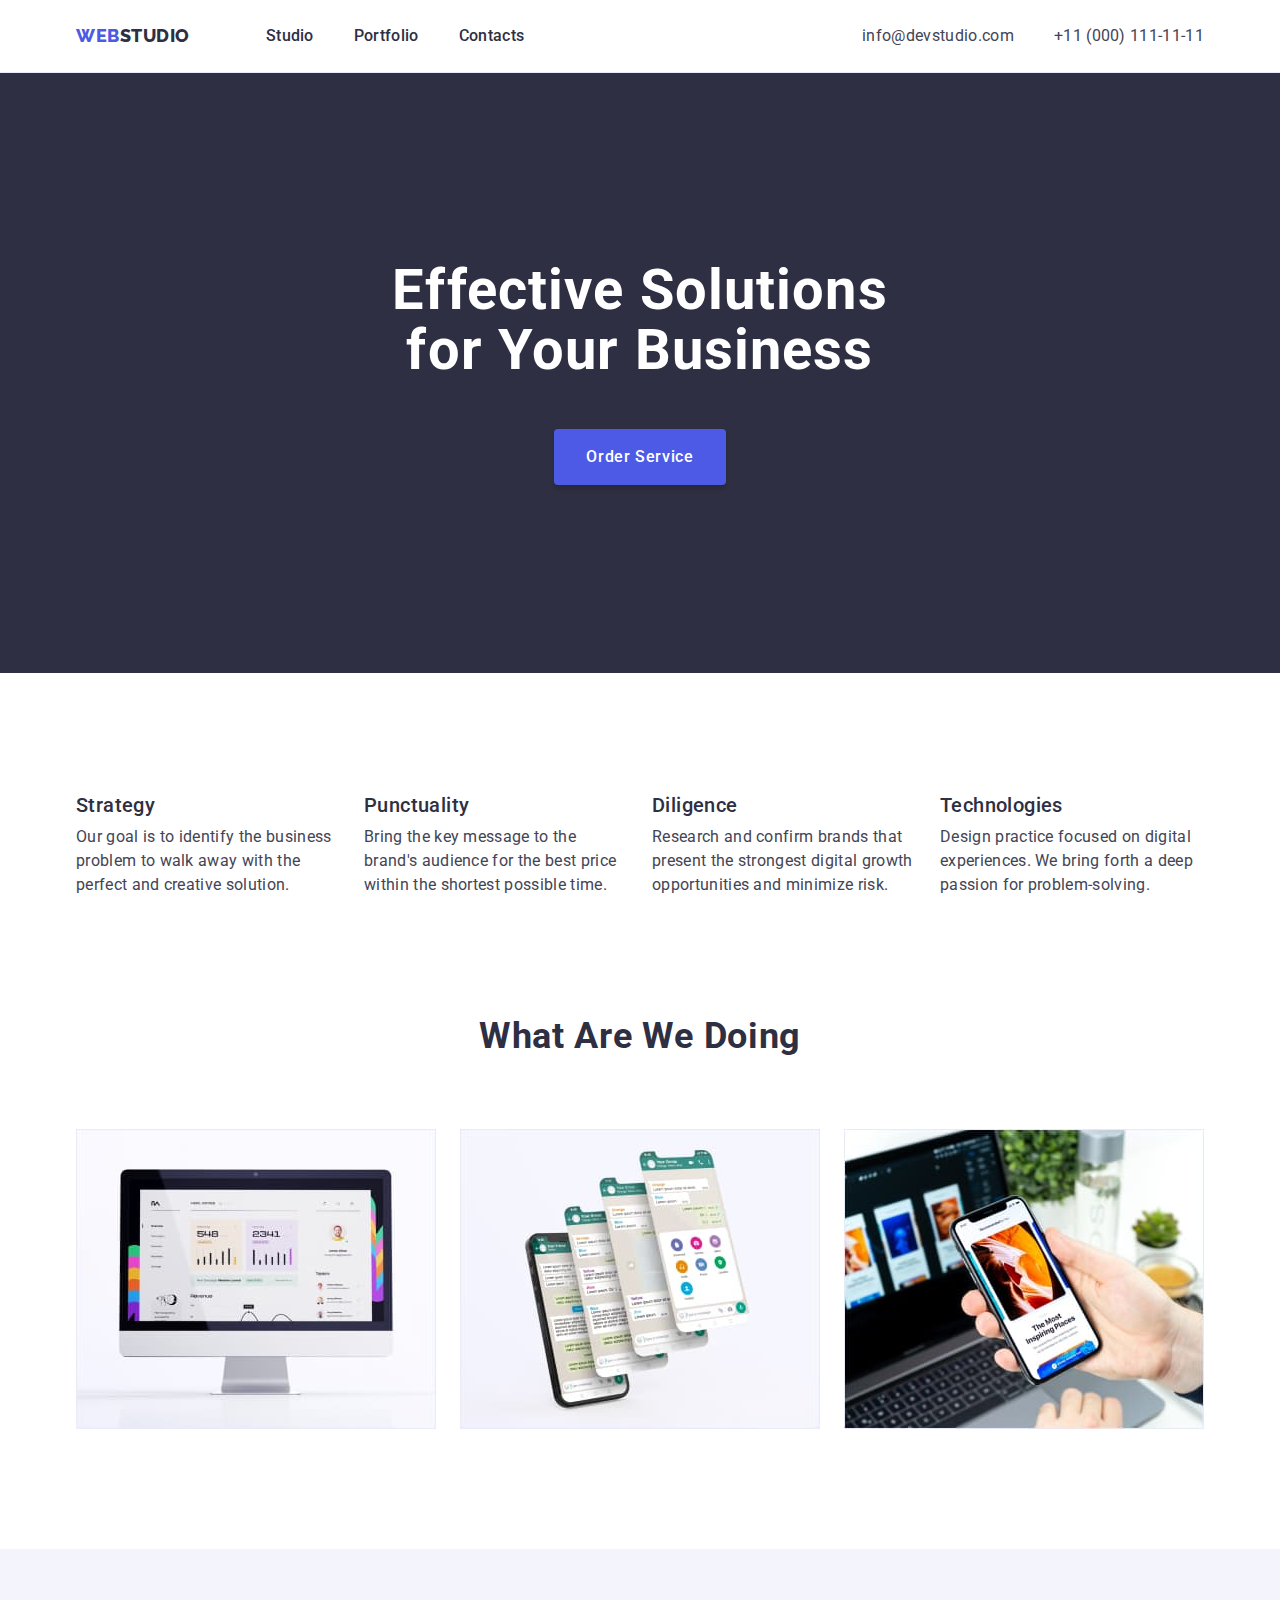
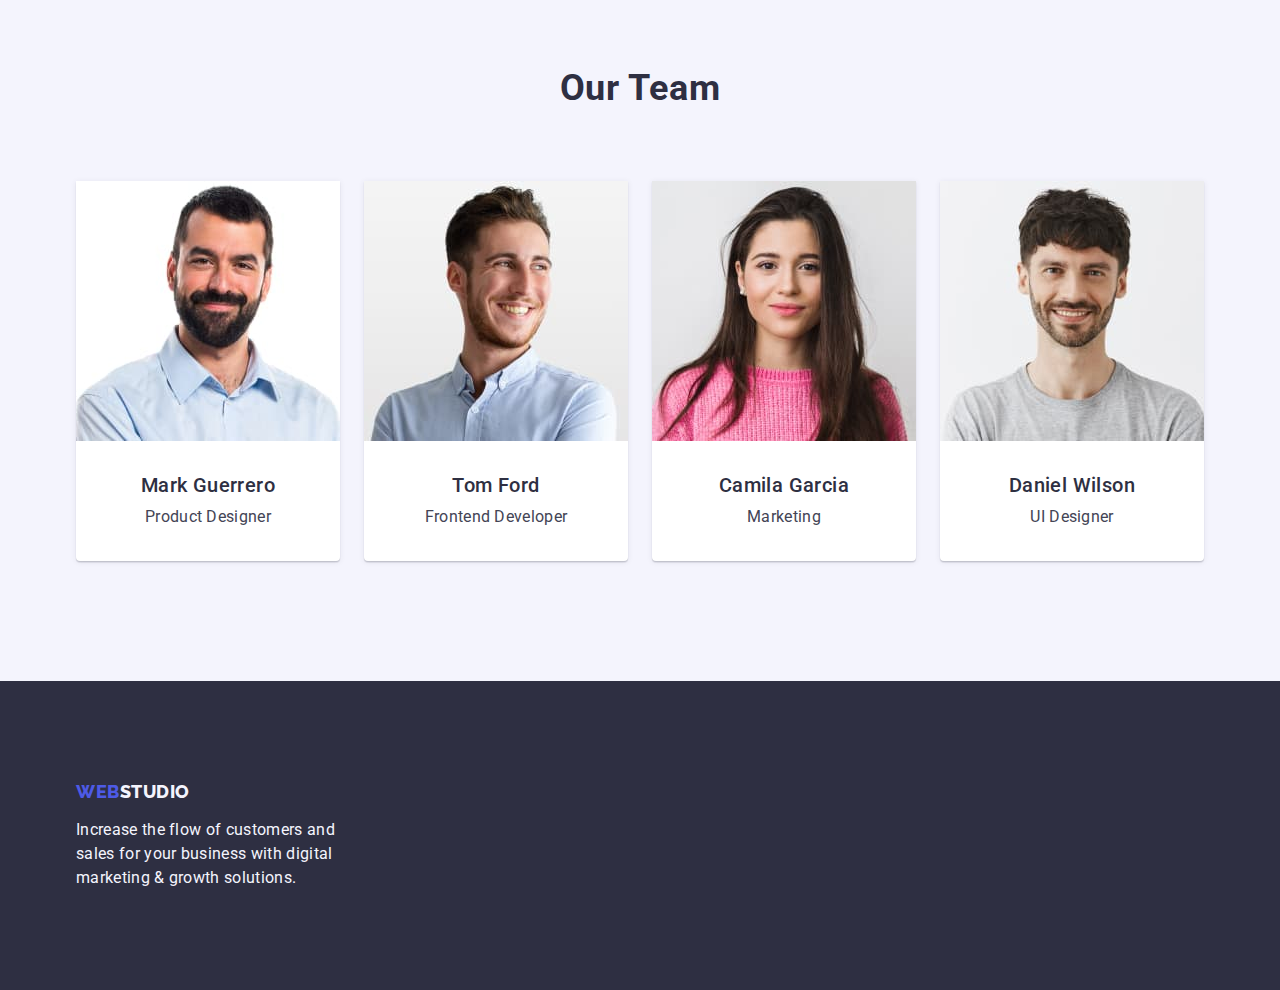
<file: index.html>
<!DOCTYPE html>
<html lang="en">
  <head>
    <meta charset="UTF-8" />
    <meta name="viewport" content="width=device-width, initial-scale=1.0" />
    <title>Document</title>
    <link rel="preconnect" href="https://fonts.googleapis.com" />
    <link rel="preconnect" href="https://fonts.gstatic.com" crossorigin />
    <link
      href="https://fonts.googleapis.com/css2?family=Raleway:wght@800&family=Roboto:wght@400;500;700;900&display=swap"
      rel="stylesheet"
    />
    <link
      rel="stylesheet"
      href="https://cdn.jsdelivr.net/npm/modern-normalize@2.0.0/modern-normalize.min.css"
    />
    <link rel="stylesheet" href="./css/styles.css" />
  </head>
  <body>
    <header class="header">
      <div class="navigation-container container">
        <nav class="navigation">
          <a href="./index.html" class="logo"
            >Web<span class="half-logo">Studio</span></a
          >
          <ul class="navigation-list">
            <li class="navigation-item">
              <a href="./index.html" class="navigation-link">Studio</a>
            </li>
            <li class="navigation-item">
              <a href="./portfolio.html" class="navigation-link">Portfolio</a>
            </li>
            <li class="navigation-item">
              <a href="" class="navigation-link">Contacts</a>
            </li>
          </ul>
        </nav>
        <address class="adress">
          <ul class="adress-list">
            <li>
              <a href="mailto:info@devstudio.com" class="adress-link"
                >info@devstudio.com</a
              >
            </li>
            <li>
              <a href="tel:+110001111111" class="adress-link"
                >+11 (000) 111-11-11</a
              >
            </li>
          </ul>
        </address>
      </div>
    </header>

    <main>
      <section class="hero">
        <div class="hero-container container">
          <h1 class="hero-title">Effective Solutions for Your Business</h1>
          <button type="button" class="hero-button">Order Service</button>
        </div>
      </section>

      <section class="feature">
        <div class="feature-container container">
          <h2 class="visually-hidden">Our Advantages</h2>
          <ul class="feature-list">
            <li class="feature-item">
              <h3 class="feature-title">Strategy</h3>
              <p class="feature-text">
                Our goal is to identify the business problem to walk away with
                the perfect and creative solution.
              </p>
            </li>
            <li class="feature-item">
              <h3 class="feature-title">Punctuality</h3>
              <p class="feature-text">
                Bring the key message to the brand's audience for the best price
                within the shortest possible time.
              </p>
            </li>
            <li class="feature-item">
              <h3 class="feature-title">Diligence</h3>
              <p class="feature-text">
                Research and confirm brands that present the strongest digital
                growth opportunities and minimize risk.
              </p>
            </li>
            <li class="feature-item">
              <h3 class="feature-title">Technologies</h3>
              <p class="feature-text">
                Design practice focused on digital experiences. We bring forth a
                deep passion for problem-solving.
              </p>
            </li>
          </ul>
        </div>
      </section>

      <section class="work">
        <div class="work-container container">
          <h2 class="work-title">What are we doing</h2>
          <ul class="work-list">
            <li class="work-item">
              <img src="./images/img-1.jpg" alt="Computer" width="360" />
            </li>
            <li class="work-item">
              <img src="./images/img-2.jpg" alt="Telephone" width="360" />
            </li>
            <li class="work-item">
              <img
                src="./images/img-3.jpg"
                alt="Computer and Telephone"
                width="360"
              />
            </li>
          </ul>
        </div>
      </section>

      <section class="team">
        <div class="team-container container">
          <h2 class="team-title">Our Team</h2>
          <ul class="team-list">
            <li class="team-li">
              <img
                src="./images/Mark-Guerrero.jpg"
                alt="product designer of company"
                width="264"
              />
              <div class="team-card">
                <h3 class="second-team-title">Mark Guerrero</h3>
                <p class="team-text">Product Designer</p>
              </div>
            </li>
            <li class="team-li">
              <img
                src="./images/Tom-Ford.jpg"
                alt="frontend developer of company"
                width="264"
              />
              <div class="team-card">
                <h3 class="second-team-title">Tom Ford</h3>
                <p class="team-text">Frontend Developer</p>
              </div>
            </li>
            <li class="team-li">
              <img
                src="./images/Camila-Garcia.jpg"
                alt="marketing department of company"
                width="264"
              />
              <div class="team-card">
                <h3 class="second-team-title">Camila Garcia</h3>
                <p class="team-text">Marketing</p>
              </div>
            </li>
            <li class="team-li">
              <img
                src="./images/Daniel-Wilson.jpg"
                alt="ui designer of company"
                width="264"
              />
              <div class="team-card">
                <h3 class="second-team-title">Daniel Wilson</h3>
                <p class="team-text">UI Designer</p>
              </div>
            </li>
          </ul>
        </div>
      </section>
    </main>
    <footer class="footer">
      <div class="footer-container container">
        <a href="./index.html" class="logo footer-logo"
          >Web<span class="second-half-logo">Studio</span></a
        >
        <p class="footer-text">
          Increase the flow of customers and sales for your business with
          digital marketing & growth solutions.
        </p>
      </div>
    </footer>
  </body>
</html>
</file>
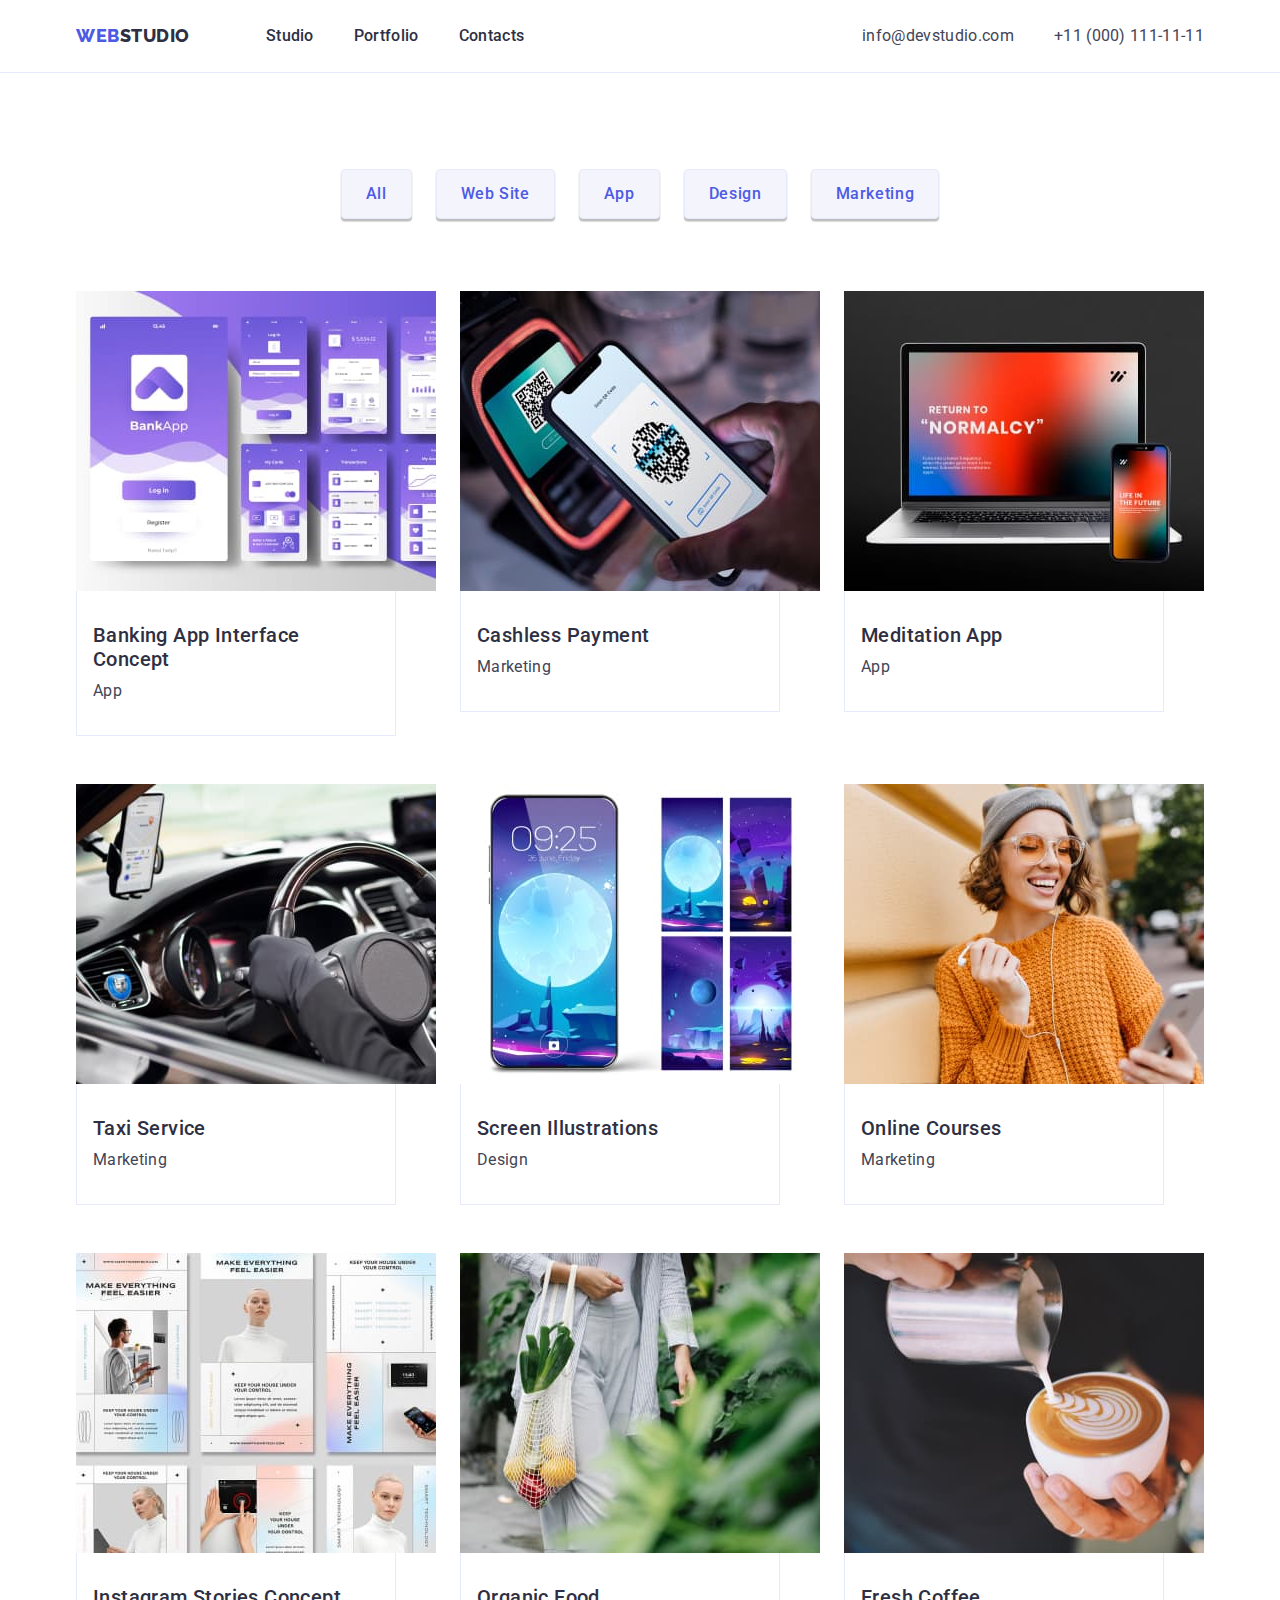
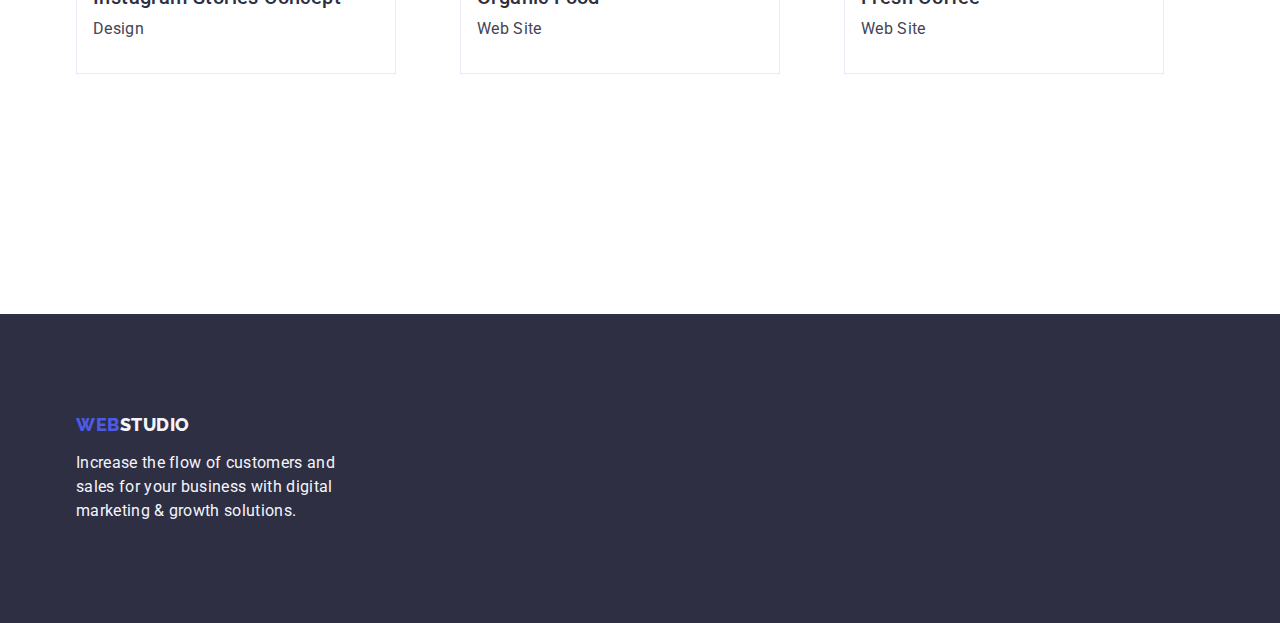
<file: portfolio.html>
<!DOCTYPE html>
<html lang="en">
  <head>
    <meta charset="UTF-8" />
    <meta name="viewport" content="width=device-width, initial-scale=1.0" />
    <title>Document</title>
    <link rel="preconnect" href="https://fonts.googleapis.com" />
    <link rel="preconnect" href="https://fonts.gstatic.com" crossorigin />
    <link
      href="https://fonts.googleapis.com/css2?family=Raleway:wght@800&family=Roboto:wght@400;500;700;900&display=swap"
      rel="stylesheet"
    />
    <link
      rel="stylesheet"
      href="https://cdn.jsdelivr.net/npm/modern-normalize@2.0.0/modern-normalize.min.css"
    />
    <link rel="stylesheet" href="./css/styles.css" />
  </head>
  <body>
    <header class="header">
      <div class="navigation-container container">
        <nav class="navigation">
          <a href="./index.html" class="logo"
            >Web<span class="half-logo">Studio</span></a
          >
          <ul class="navigation-list">
            <li class="navigation-item">
              <a href="./index.html" class="navigation-link">Studio</a>
            </li>
            <li class="navigation-item">
              <a href="./portfolio.html" class="navigation-link">Portfolio</a>
            </li>
            <li class="navigation-item">
              <a href="" class="navigation-link">Contacts</a>
            </li>
          </ul>
        </nav>
        <address class="adress">
          <ul class="adress-list">
            <li>
              <a href="mailto:info@devstudio.com" class="adress-link"
                >info@devstudio.com</a
              >
            </li>
            <li>
              <a href="tel:+110001111111" class="adress-link"
                >+11 (000) 111-11-11</a
              >
            </li>
          </ul>
        </address>
      </div>
    </header>

    <main>
      <section class="portfolio">
        <div class="container">
          <h1 class="visually-hidden">Our Works</h1>
          <ul class="portfolio-list">
            <li>
              <button type="button" class="button">All</button>
            </li>
            <li>
              <button type="button" class="button">Web Site</button>
            </li>
            <li>
              <button type="button" class="button">App</button>
            </li>
            <li>
              <button type="button" class="button">Design</button>
            </li>
            <li>
              <button type="button" class="button">Marketing</button>
            </li>
          </ul>

          <ul class="portfolio-work">
            <li class="portfolio-item">
              <a href=""
                ><img
                  src="./images/Banking-App.jpg"
                  alt="Banking-App"
                  width="360"
                />
                <div class="portfolio-card">
                  <h2 class="portfolio-title">Banking App Interface Concept</h2>
                  <p class="portfolio-text">App</p>
                </div>
              </a>
            </li>
            <li class="portfolio-item">
              <a href="">
                <img
                  src="./images/Cashless-Payment.jpg"
                  alt="Cashless-Payment"
                  width="360"
                />
                <div class="portfolio-card">
                  <h2 class="portfolio-title">Cashless Payment</h2>
                  <p class="portfolio-text">Marketing</p>
                </div>
              </a>
            </li>
            <li class="portfolio-item">
              <a href="">
                <img
                  src="./images/Meditation-App.jpg"
                  alt="Meditation-App"
                  width="360"
                />
                <div class="portfolio-card">
                  <h2 class="portfolio-title">Meditation App</h2>
                  <p class="portfolio-text">App</p>
                </div>
              </a>
            </li>
            <li class="portfolio-item">
              <a href="">
                <img
                  src="./images/Taxi-Service.jpg"
                  alt="Taxi-Service"
                  width="360"
                />
                <div class="portfolio-card">
                  <h2 class="portfolio-title">Taxi Service</h2>
                  <p class="portfolio-text">Marketing</p>
                </div>
              </a>
            </li>
            <li class="portfolio-item">
              <a href="">
                <img
                  src="./images/Screen-Illustrations.jpg"
                  alt="Screen-Illustrations"
                  width="360"
                />
                <div class="portfolio-card">
                  <h2 class="portfolio-title">Screen Illustrations</h2>
                  <p class="portfolio-text">Design</p>
                </div>
              </a>
            </li>
            <li class="portfolio-item">
              <a href="">
                <img
                  src="./images/Online-Courses.jpg"
                  alt="Online-Courses"
                  width="360"
                />
                <div class="portfolio-card">
                  <h2 class="portfolio-title">Online Courses</h2>
                  <p class="portfolio-text">Marketing</p>
                </div>
              </a>
            </li>
            <li class="portfolio-item">
              <a href="">
                <img
                  src="./images/Instagram-Stories.jpg"
                  alt="Instagram-Stories"
                  width="360"
                />
                <div class="portfolio-card">
                  <h2 class="portfolio-title">Instagram Stories Concept</h2>
                  <p class="portfolio-text">Design</p>
                </div>
              </a>
            </li>
            <li class="portfolio-item">
              <a href="">
                <img
                  src="./images/Organic-Food.jpg"
                  alt="Organic-Food"
                  width="360"
                />
                <div class="portfolio-card">
                  <h2 class="portfolio-title">Organic Food</h2>
                  <p class="portfolio-text">Web Site</p>
                </div>
              </a>
            </li>
            <li class="portfolio-item">
              <a href="">
                <img
                  src="./images/Fresh-Coffee.jpg"
                  alt="Fresh-Coffee"
                  width="360"
                />
                <div class="portfolio-card">
                  <h2 class="portfolio-title">Fresh Coffee</h2>
                  <p class="portfolio-text">Web Site</p>
                </div>
              </a>
            </li>
          </ul>
        </div>
      </section>
    </main>
    <footer class="footer">
      <div class="footer-container container">
        <a href="./index.html" class="logo footer-logo"
          >Web<span class="second-half-logo">Studio</span></a
        >
        <p class="footer-text">
          Increase the flow of customers and sales for your business with
          digital marketing & growth solutions.
        </p>
      </div>
    </footer>
  </body>
</html>
</file>
<file: css/styles.css>
:root {
  --primary-text-color: #434455;
  --title-text-color: #2e2f42;
  --accent-text-color: #4d5ae5;
}

body {
  color: var(--primary-text-color);
  background-color: #ffffff;

  font-family: "Roboto", sans-serif;
  font-size: 16px;
  line-height: 1.5;
  letter-spacing: 0.02em;
}

.visually-hidden {
  position: absolute;
  width: 1px;
  height: 1px;
  margin: -1px;
  border: 0;
  padding: 0;
  white-space: nowrap;
  clip-path: inset(100%);
  clip: rect(0 0 0 0);
  overflow: hidden;
}

/* Reset */
h1,
h2,
h3,
h4,
h5,
h6,
p {
  margin: 0;
}
ul,
ol {
  display: flex;
  gap: 24px;
  list-style: none;
  margin: 0;
  padding: 0;
}
a {
  text-decoration: none;
  color: currentColor;
}
button {
  font-family: inherit;
  color: currentColor;
}
address {
  font-style: normal;
}
img {
  display: block;
}
/* Reset end */

.header {
  border-bottom: 1px solid var(--CORNFLOWER, #e7e9fc);
}

.container {
  max-width: 1158px;
  margin: 0 auto;
  padding: 0 15px;
}

.navigation-container {
  display: flex;
  justify-content: space-between;
  align-items: center;
}

.navigation {
  display: flex;
  align-items: center;
}

.navigation-item {
  padding: 24px 0;
}

.navigation-list {
  align-items: center;
  gap: 40px;
  margin-right: 332px;
}

.adress-list {
  align-items: center;
  gap: 40px;
}

/* Nav*/
.navigation-link {
  color: var(--title-text-color);
  font-weight: 500;
  padding: 24px 0;
}

.navigation-link:hover,
.navigation-link:focus {
  color: #404bbf;
}

/* logo */

.logo {
  display: flex;
  align-items: center;
  margin-right: 76px;

  color: var(--accent-text-color);

  font-family: "Raleway", sans-serif;
  font-size: 18px;
  line-height: 1.17;
  font-weight: 800;
  text-decoration: none;
  letter-spacing: 0.03em;

  text-transform: uppercase;
}

.half-logo {
  color: var(--title-text-color);
}

/* Adress */

.adress-link {
  color: var(--primary-text-color);
}

.adress-link:hover,
.adress-link:focus {
  color: #404bbf;
}

/* Hero */

.hero {
  padding-top: 188px;
  padding-bottom: 188px;

  background-color: var(--title-text-color);
  text-align: center;
  letter-spacing: 0.02em;
}

.hero-title {
  margin-right: auto;
  margin-left: auto;
  margin-bottom: 48px;
  max-width: 496px;

  color: #ffffff;

  font-size: 56px;
  line-height: 1.07;
  font-weight: 700;
  letter-spacing: 0.02em;
}

.hero-button {
  display: block;
  min-width: 169px;
  height: 56px;
  border: none;
  margin: 0 auto;

  padding: 16px 32px;
  border-radius: 4px;
  box-shadow: 0px 4px 4px 0px rgba(0, 0, 0, 0.15);

  cursor: pointer;

  color: #ffffff;
  background-color: var(--accent-text-color);

  font-family: "Roboto", sans-serif;
  font-size: 16px;
  line-height: 1.5;
  letter-spacing: 0.04em;
  font-weight: 500;
  letter-spacing: 0.04em;
}

.hero-button:hover,
.hero-button:focus {
  background-color: #404bbf;
}

/* Features */
.feature {
  padding: 120px 0;
}

.feature-list {
  justify-content: center;
  gap: 24px;
}

.feature-item {
  width: 264px;
}

.feature-title {
  margin-bottom: 8px;
  color: var(--title-text-color);

  font-size: 20px;
  line-height: 1.2;
  font-weight: 500;
  letter-spacing: 0.02em;
}

/* works */
.work {
  padding-bottom: 120px;
}

.work-title,
.team-title {
  margin: 0 auto;
  margin-bottom: 72px;

  color: var(--title-text-color);

  font-size: 36px;
  line-height: 1.11;
  font-weight: 700;
  letter-spacing: 0.02em;
  text-align: center;
  text-transform: capitalize;
}

/* our team */
.team {
  padding: 120px 0;

  background-color: #f4f4fd;

  text-align: center;
}

.team-card {
  max-width: 232px;
  padding: 32px 0;
  margin: 0 auto;
}

.second-team-title {
  margin-bottom: 8px;

  color: var(--title-text-color);
  font-size: 20px;
  line-height: 1.2;
  font-weight: 500;
  letter-spacing: 0.02em;
}

.team-li {
  border-radius: 0px 0px 4px 4px;
  box-shadow: 0px 2px 1px 0px rgba(46, 47, 66, 0.08),
    0px 1px 1px 0px rgba(46, 47, 66, 0.16),
    0px 1px 6px 0px rgba(46, 47, 66, 0.08);
  background-color: #ffffff;
}

/* footer */

.footer {
  padding: 100px 0;

  background-color: var(--title-text-color);
}

.footer-text {
  max-width: 264px;

  color: #f4f4fd;
}

.footer-logo {
  display: inline-block;
  margin-bottom: 16px;
}

.second-half-logo {
  color: #f4f4fd;
}

/* portfolio */

.portfolio {
  padding-top: 96px;
  padding-bottom: 120px;
}

.portfolio-list {
  justify-content: center;
  margin-bottom: 72px;
}

.button {
  padding: 12px 24px;
  border-radius: 4px;
  border: 1px solid #e7e9fc;
  box-shadow: 0px 2px 2px 0px rgba(0, 0, 0, 0.12),
    0px 2px 1px 0px rgba(0, 0, 0, 0.08), 0px 3px 1px 0px rgba(0, 0, 0, 0.1);

  cursor: pointer;

  color: var(--accent-text-color);
  background-color: #f4f4fd;

  font-family: "Roboto", sans-serif;
  font-size: 16px;
  line-height: 1.5;
  letter-spacing: 0.04em;
  font-weight: 500;
  letter-spacing: 0.04em;
  text-align: center;
}

.button:hover,
.button:focus {
  color: #ffffff;
  background-color: #404bbf;
  border: 1px solid transparent;
}

.portfolio-work {
  padding-bottom: 120px;
  flex-wrap: wrap;
  row-gap: 48px;
}

.portfolio-item {
  width: calc((100% - 48px) / 3);
}

.portfolio-card {
  max-width: 320px;
  padding: 32px 16px;
  border: 1px solid #e7e9fc;
  border-top: none;
}

.portfolio-title {
  margin-bottom: 8px;

  color: var(--title-text-color);
  font-size: 20px;
  line-height: 1.2;
  font-weight: 500;
  letter-spacing: 0.02em;
}

.portfolio-text {
  color: var(--primary-text-color);
}
</file>
